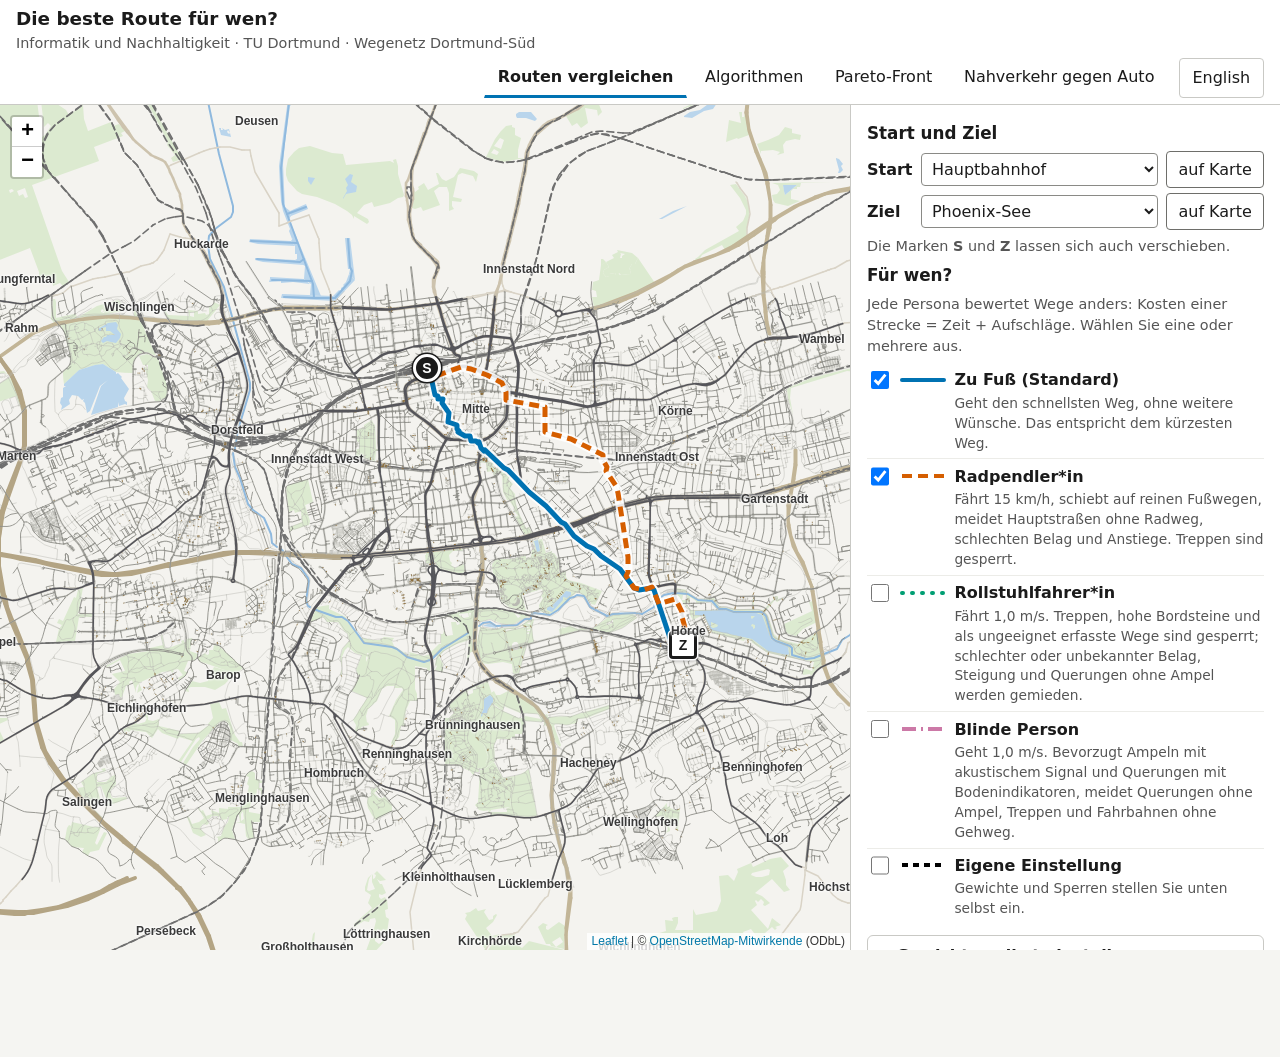
<file: webdemo/index.html>
<!doctype html>
<html lang="de">
<head>
  <meta charset="utf-8">
  <meta name="viewport" content="width=device-width, initial-scale=1">
  <title data-en="The best route for whom? – Computer Science and Sustainability">Die beste Route für wen? – Informatik und Nachhaltigkeit</title>
  <meta name="description" content="Webdemo zur Routenplanung: Routen für verschiedene Personen vergleichen und Pareto-optimale Routen erkunden. Wegenetz Dortmund-Süd aus OpenStreetMap."
        data-en-content="Route planning demo: compare routes for different people and explore Pareto-optimal routes. Path network of southern Dortmund from OpenStreetMap.">
  <link rel="stylesheet" href="vendor/leaflet-1.9.4/leaflet.css">
  <link rel="stylesheet" href="css/stil.css">
</head>
<body>
  <header class="seitenkopf">
    <div>
      <h1 data-en="The best route for whom?">Die beste Route für wen?</h1>
      <div class="untertitel" data-en="Computer Science and Sustainability · TU Dortmund · Path network of southern Dortmund">Informatik und Nachhaltigkeit · TU Dortmund · Wegenetz Dortmund-Süd</div>
    </div>
    <nav aria-label="Ansichten" data-en-aria-label="Views">
      <div role="tablist" aria-label="Ansichten der Demo" data-en-aria-label="Views of the demo" style="display:contents">
        <button class="reiter" role="tab" id="reiter-routen" aria-controls="feld-routen" aria-selected="true" data-en="Compare routes">Routen vergleichen</button>
        <a class="reiter" href="algorithmen.html" data-en="Algorithms">Algorithmen</a>
        <button class="reiter" role="tab" id="reiter-pareto" aria-controls="feld-pareto" aria-selected="false" data-en="Pareto front">Pareto-Front</button>
      </div>
      <a class="reiter" href="reisezeit.html" data-en="Public transport vs. car">Nahverkehr gegen Auto</a>
    </nav>
  </header>

  <main class="arbeitsflaeche">
    <section class="karten" id="karten" aria-label="Karte" data-en-aria-label="Map">
      <div class="karte" id="karte" role="application" aria-label="Karte von Dortmund-Süd. Start und Ziel lassen sich auch rechts über die Auswahllisten setzen."
           data-en-aria-label="Map of southern Dortmund. Start and destination can also be set with the drop-down lists on the right."></div>
    </section>

    <aside class="seite" id="seite">
      <div id="meldung" class="hinweis" role="status" aria-live="polite" data-en="Loading the path network …">Das Wegenetz wird geladen …</div>

      <section id="startziel" hidden>
        <h2 data-en="Start and destination">Start und Ziel</h2>
        <div class="startziel">
          <label for="wahl-start" data-en="Start">Start</label>
          <select id="wahl-start"></select>
          <button class="knopf" id="setze-start" aria-pressed="false" aria-label="Start auf der Karte wählen" data-en-aria-label="Choose the start on the map" data-en="on map">auf Karte</button>
          <label for="wahl-ziel" data-en="Destination">Ziel</label>
          <select id="wahl-ziel"></select>
          <button class="knopf" id="setze-ziel" aria-pressed="false" aria-label="Ziel auf der Karte wählen" data-en-aria-label="Choose the destination on the map" data-en="on map">auf Karte</button>
        </div>
        <p class="leise" id="klickhinweis" data-en="You can also drag the markers <b>S</b> and <b>D</b>.">Die Marken <b>S</b> und <b>Z</b> lassen sich auch verschieben.</p>
      </section>

      <!-- ------------------------------------------------ Routen vergleichen -->
      <section id="feld-routen" role="tabpanel" aria-labelledby="reiter-routen" hidden>
        <h2 data-en="For whom?">Für wen?</h2>
        <p class="leise" data-en="Each persona rates paths differently: cost of a segment = time + penalties. Select one or more.">Jede Persona bewertet Wege anders: Kosten einer Strecke = Zeit + Aufschläge. Wählen Sie eine oder mehrere aus.</p>
        <ul class="personas" id="personas"></ul>

        <details id="eigene-einstellung">
          <summary data-en="Set the weights yourself">Gewichte selbst einstellen</summary>
          <p class="leise" data-en="“Custom settings” appears as an additional route. A weight states how many seconds of detour one meter (or one item) is worth.">Die „Eigene Einstellung“ erscheint als weitere Route. Ein Gewicht sagt, wie viele Sekunden Umweg ein Meter (oder ein Stück) wert ist.</p>
          <div class="zeile">
            <label for="vorlage" data-en="Template">Vorlage</label>
            <select id="vorlage"></select>
            <button class="knopf" id="vorlage-nehmen" title="Tempo, Gewichte und Sperren wieder wie in der Vorlage" data-en-title="Speed, weights and blocked paths as in the template again" data-en="reset">zurücksetzen</button>
          </div>
          <div class="zeile">
            <label for="tempo" data-en="Speed">Tempo</label>
            <input type="number" id="tempo" min="1" max="30" step="any" style="width:5rem"> km/h
          </div>
          <div id="regler"></div>
        </details>

        <h2 data-en="Route metrics">Kennzahlen der Routen</h2>
        <div class="tabellenrahmen"><table class="kennzahlen" id="kennzahlen"></table></div>
        <div class="knopfreihe">
          <label><input type="checkbox" id="alle-kriterien"> <span data-en="show all criteria">alle Kriterien anzeigen</span></label>
        </div>
        <div id="routenhinweise" class="leise"></div>
      </section>

      <!-- ------------------------------------------------ Pareto-Front -->
      <section id="feld-pareto" role="tabpanel" aria-labelledby="reiter-pareto" hidden>
        <h2 data-en="All trade-offs between two criteria">Alle Kompromisse zwischen zwei Kriterien</h2>
        <p class="leise" data-en="A route is Pareto-optimal if no other route is at least as good in both criteria and better in one. Here all Pareto-optimal routes are computed exactly, with a label-setting algorithm: instead of one distance it keeps a set of non-dominated labels at every node.">Eine Route ist Pareto-optimal, wenn keine andere in beiden Kriterien mindestens so gut und in einem besser ist. Hier werden alle Pareto-optimalen Routen exakt berechnet, mit einem Label-Setting-Algorithmus: Statt einer Distanz verwaltet er an jedem Knoten eine Menge nicht dominierter Marken (Labels).</p>
        <div class="zeile"><label for="pareto-persona" data-en="Speed and blocked paths of">Tempo und Sperren von</label><select id="pareto-persona"></select></div>
        <div class="zeile"><label for="pareto-a" data-en="Criterion 1">Kriterium 1</label><select id="pareto-a"></select></div>
        <div class="zeile"><label for="pareto-b" data-en="Criterion 2">Kriterium 2</label><select id="pareto-b"></select></div>
        <div class="knopfreihe"><button class="knopf haupt" id="pareto-start" data-en="Compute Pareto front">Pareto-Front berechnen</button></div>
        <p id="pareto-status" role="status" aria-live="polite"></p>
        <p id="pareto-aufwand" class="leise"></p>
        <div id="pareto-ergebnis" hidden>
          <svg class="diagramm" id="pareto-diagramm" viewBox="0 0 400 300" role="img" aria-labelledby="pareto-titel pareto-beschreibung">
            <title id="pareto-titel" data-en="Pareto front">Pareto-Front</title>
            <desc id="pareto-beschreibung"></desc>
          </svg>
          <ul class="legende" aria-label="Legende des Diagramms" data-en-aria-label="Legend of the chart">
            <li><svg width="16" height="16" aria-hidden="true"><circle cx="8" cy="8" r="5" fill="#0072B2"/></svg> <span data-en="found by a weighted sum">findet eine gewichtete Summe</span></li>
            <li><svg width="16" height="16" aria-hidden="true"><path d="M8 2 L14 8 L8 14 L2 8 Z" fill="#fff" stroke="#D55E00" stroke-width="2"/></svg> <span data-en="not found by any weighted sum">findet keine gewichtete Summe</span></li>
            <li><svg width="20" height="16" aria-hidden="true"><circle cx="10" cy="8" r="7" fill="none" stroke="#1b1b1b" stroke-width="1.5"/></svg> <span data-en="noticeably different (numbered)">spürbar verschieden (nummeriert)</span></li>
            <li><svg width="26" height="16" aria-hidden="true"><line x1="1" y1="8" x2="25" y2="8" stroke="#0072B2" stroke-width="1.5" stroke-dasharray="4 3"/></svg> <span data-en="lower convex hull">untere konvexe Hülle</span></li>
          </ul>
          <h3 data-en="Thinning out near-identical routes">Fast gleiche Routen ausdünnen</h3>
          <p class="leise" data-en="Many Pareto-optimal routes hardly differ (for example a road and a separately mapped cycle track next to it). A route is kept only if it saves noticeably in the second criterion and there is no almost equally good but clearly better one.">Viele Pareto-optimale Routen unterscheiden sich kaum (etwa Straße und daneben eigens erfasster Radweg). Behalten wird eine Route nur, wenn sie im zweiten Kriterium spürbar spart und es keine fast gleich gute, aber deutlich bessere gibt.</p>
          <div class="zeile"><label for="spiel-a" id="spiel-a-name" data-en="Tolerance 1">Spielraum 1</label><input type="range" id="spiel-a" min="0" max="100" value="25"><output id="spiel-a-wert" for="spiel-a"></output></div>
          <div class="zeile"><label for="spiel-b" id="spiel-b-name" data-en="Tolerance 2">Spielraum 2</label><input type="range" id="spiel-b" min="0" max="100" value="25"><output id="spiel-b-wert" for="spiel-b"></output></div>
          <div class="tabellenrahmen"><table class="kennzahlen" id="pareto-tabelle"></table></div>
          <p class="leise" data-en="Click a row or a point to highlight the route on the map.">Zeile oder Punkt anklicken, um die Route auf der Karte hervorzuheben.</p>
          <details>
            <summary data-en="All Pareto-optimal routes as a table">Alle Pareto-optimalen Routen als Tabelle</summary>
            <div class="tabellenrahmen" style="max-height: 16rem; overflow-y: auto"><table class="kennzahlen" id="pareto-alle"></table></div>
          </details>
        </div>
      </section>

      <details id="karteneinstellungen" hidden>
        <summary data-en="Look at the map and data">Karte und Daten ansehen</summary>
        <div class="zeile">
          <label for="hervorheben" data-en="Highlight">Hervorheben</label>
          <select id="hervorheben"></select>
        </div>
        <p class="leise" id="hervorheben-text"></p>
      </details>

      <footer class="fuss">
        <p data-en="<b>Only a prototype for teaching.</b> The data are incomplete and may be wrong. The routes are no recommendation and no navigation aid, not for people with disabilities either."><b>Nur ein Prototyp für die Lehre.</b> Die Daten sind unvollständig und können falsch sein. Die Routen sind keine Empfehlung und keine Navigationshilfe, auch nicht für Menschen mit Behinderung.</p>
        <p data-en='Paths and base map: © <a href="https://www.openstreetmap.org/copyright">OpenStreetMap contributors</a> (ODbL)<span id="stand-wege"></span>. Elevation: DGM1, Geobasis NRW (Datenlizenz Deutschland Zero 2.0). Map display with <a href="https://leafletjs.com">Leaflet</a>.'>Wege und Grundkarte: © <a href="https://www.openstreetmap.org/copyright">OpenStreetMap-Mitwirkende</a> (ODbL)<span id="stand-wege"></span>. Höhen: DGM1, Geobasis NRW (Datenlizenz Deutschland Zero 2.0). Kartendarstellung mit <a href="https://leafletjs.com">Leaflet</a>.</p>
        <p data-en='Simplifications: one-way streets are ignored, waiting times at traffic lights do not count. Criteria and personas are in the <a href="https://github.com/ls11ae/iun-routenplanung">repository</a> in <code>wegenetz/routen_hilfen.py</code> and <code>webdemo/personas.json</code>.'>Vereinfachungen: Einbahnstraßen werden nicht beachtet, Wartezeiten an Ampeln zählen nicht. Kriterien und Personas stehen im <a href="https://github.com/ls11ae/iun-routenplanung">Repository</a> in <code>wegenetz/routen_hilfen.py</code> und <code>webdemo/personas.json</code>.</p>
        <p class="rechtliches" data-en='<a href="https://ae.cs.tu-dortmund.de/imprint/">Legal notice</a> · <a href="https://ae.cs.tu-dortmund.de/privacy/">Privacy</a> · The page is served by GitHub Pages and loads nothing from other servers.'><a href="https://ae.cs.tu-dortmund.de/imprint/">Impressum</a> · <a href="https://ae.cs.tu-dortmund.de/privacy/">Datenschutz</a> · Die Seite wird über GitHub Pages ausgeliefert und lädt nichts von anderen Servern.</p>
      </footer>
    </aside>
  </main>
  <div class="tipp" id="tipp" hidden></div>

  <script src="js/sprache.js"></script>
  <script src="vendor/leaflet-1.9.4/leaflet.js"></script>
  <script src="js/routing.js"></script>
  <script src="js/kern.js"></script>
  <script src="js/grundkarte.js"></script>
  <script src="js/karte.js"></script>
  <script src="js/app.js"></script>
  <script src="js/pareto.js"></script>
</body>
</html>
</file>
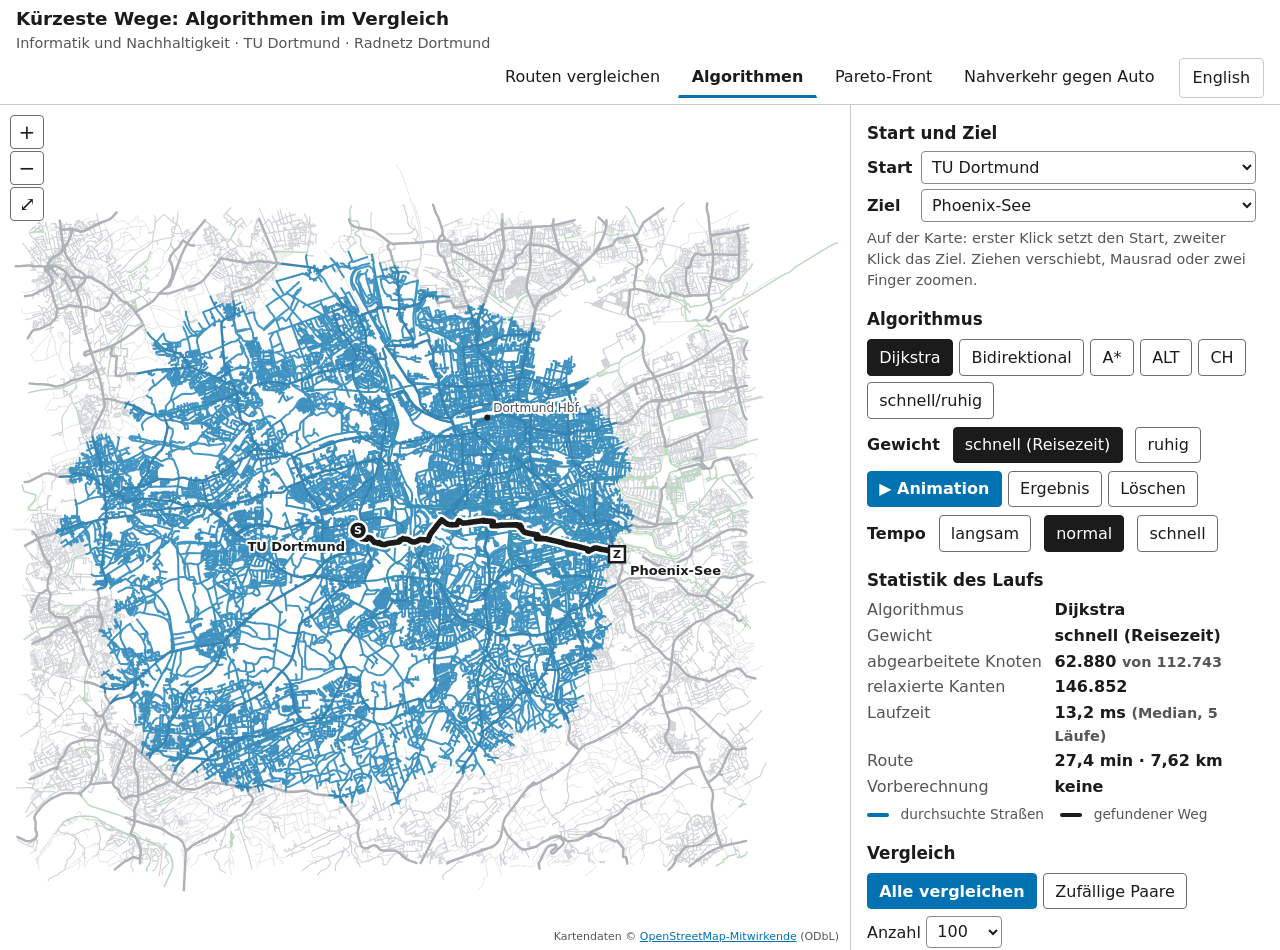
<file: webdemo/algorithmen.html>
<!doctype html>
<html lang="de">
<head>
  <meta charset="utf-8">
  <meta name="viewport" content="width=device-width, initial-scale=1">
  <title data-en="Shortest paths: algorithms compared – Computer Science and Sustainability">Kürzeste Wege: Algorithmen im Vergleich – Informatik und Nachhaltigkeit</title>
  <meta name="description" content="Dijkstra, bidirektionaler Dijkstra, A*, ALT und Contraction Hierarchies auf dem Radnetz von Dortmund: Animation der Suche, Statistik je Lauf und Vergleich."
        data-en-content="Dijkstra, bidirectional Dijkstra, A*, ALT and contraction hierarchies on the bicycle network of Dortmund: animated search, statistics per run and comparison.">
  <link rel="stylesheet" href="css/stil.css">
  <style>
    .karten canvas { position: absolute; left: 0; top: 0; width: 100%; height: 100%; touch-action: none; }
    .karten { background: #fff; }
    #laden { position: absolute; left: 50%; top: 45%; transform: translate(-50%, -50%); color: var(--text-leise); font-size: 1.1rem; text-align: center; }
    #zoom { position: absolute; left: 10px; top: 10px; display: flex; flex-direction: column; gap: 2px; z-index: 5; }
    #zoom button { width: 34px; height: 34px; font-size: 20px; line-height: 1; padding: 0; }
    #nennung { position: absolute; right: 6px; bottom: 4px; font-size: 11px; color: var(--text-leise); background: rgba(255, 255, 255, 0.85); padding: 1px 5px; border-radius: 3px; }
    #legende, #mini { position: absolute; left: 10px; top: 10px; z-index: 6; display: none; background: rgba(255, 255, 255, 0.94); border: 1px solid var(--linie); border-radius: 6px; padding: 6px 10px; font-size: 15px; line-height: 1.4; font-variant-numeric: tabular-nums; max-width: 340px; }
    .strich { display: inline-block; width: 22px; height: 4px; vertical-align: middle; margin-right: 6px; border-radius: 2px; }
    .knopfreihe .gruppe { display: flex; flex-wrap: wrap; gap: 0.3rem; }
    dl.statistik { display: grid; grid-template-columns: auto 1fr; gap: 0.15rem 0.8rem; margin: 0.4rem 0; font-variant-numeric: tabular-nums; }
    dl.statistik dt { color: var(--text-leise); }
    dl.statistik dd { margin: 0; font-weight: 600; }
    /* Einbettung in Folien: ?ui=none | legend | compact */
    body.eingebettet .seitenkopf, body.eingebettet .seite, body.eingebettet #zoom { display: none; }
    body.eingebettet .arbeitsflaeche { display: block; height: 100dvh; }
    body.eingebettet .karten { height: 100dvh; }
    body.ui-legend #legende { display: block; }
    body.ui-compact #mini { display: block; }
    /* kompaktes Bedienfeld einklappbar: dann nur noch Animation, Ergebnis und der Klappknopf */
    #mini .knopfreihe { align-items: center; }
    #mini-klappe { min-width: 2.2em; }
    #mini.zu #mini-algos, #mini.zu #mini-text { display: none; }
  </style>
</head>
<body>
  <header class="seitenkopf">
    <div>
      <h1 data-en="Shortest paths: algorithms compared">Kürzeste Wege: Algorithmen im Vergleich</h1>
      <div class="untertitel" data-en="Computer Science and Sustainability · TU Dortmund · Bicycle network of Dortmund">Informatik und Nachhaltigkeit · TU Dortmund · Radnetz Dortmund</div>
    </div>
    <nav aria-label="Ansichten" data-en-aria-label="Views">
      <a class="reiter" href="index.html#routen" data-en="Compare routes">Routen vergleichen</a>
      <a class="reiter" href="algorithmen.html" aria-current="page" data-en="Algorithms">Algorithmen</a>
      <a class="reiter" href="index.html#pareto" data-en="Pareto front">Pareto-Front</a>
      <a class="reiter" href="reisezeit.html" data-en="Public transport vs. car">Nahverkehr gegen Auto</a>
    </nav>
  </header>

  <main class="arbeitsflaeche">
    <section class="karten" id="karten" aria-label="Karte" data-en-aria-label="Map">
      <canvas id="grund" role="img" aria-label="Radnetz von Dortmund. Die Ergebnisse der Suche stehen rechts als Text und Tabelle." data-en-aria-label="Bicycle network of Dortmund. The results of the search are shown on the right as text and tables."></canvas>
      <canvas id="suche" aria-hidden="true"></canvas>
      <canvas id="oben" aria-hidden="true"></canvas>
      <div id="laden" role="status" data-en="Loading the bicycle network of Dortmund …">Das Radnetz von Dortmund wird geladen …</div>
      <div id="zoom">
        <button class="knopf" id="zoom-rein" aria-label="hineinzoomen" data-en-aria-label="zoom in">+</button>
        <button class="knopf" id="zoom-raus" aria-label="herauszoomen" data-en-aria-label="zoom out">−</button>
        <button class="knopf" id="zoom-alles" aria-label="ganze Karte zeigen" title="ganze Karte" data-en-aria-label="show the whole map" data-en-title="whole map">⤢</button>
      </div>
      <div id="legende"></div>
      <div id="mini">
        <div class="knopfreihe" id="mini-algos"></div>
        <div class="knopfreihe"><button class="knopf haupt" data-tat="lauf" data-en="▶ Run">▶ Animation</button><button class="knopf" data-tat="ergebnis" data-en="Result">Ergebnis</button><button class="knopf" id="mini-klappe" aria-expanded="true" aria-controls="mini-algos mini-text" aria-label="Bedienfeld einklappen" data-en-aria-label="Collapse the panel" title="Bedienfeld einklappen" data-en-title="Collapse the panel">▴</button></div>
        <div id="mini-text"></div>
      </div>
      <div id="nennung" data-en='Map data © <a href="https://www.openstreetmap.org/copyright">OpenStreetMap contributors</a> (ODbL)'>Kartendaten © <a href="https://www.openstreetmap.org/copyright">OpenStreetMap-Mitwirkende</a> (ODbL)</div>
    </section>

    <aside class="seite">
      <h2 data-en="Start and destination">Start und Ziel</h2>
      <div class="startziel">
        <label for="wahl-start" data-en="Start">Start</label><select id="wahl-start"></select><span></span>
        <label for="wahl-ziel" data-en="Destination">Ziel</label><select id="wahl-ziel"></select><span></span>
      </div>
      <p class="leise" data-en="On the map: the first click sets the start, the second the destination. Drag to pan, zoom with the mouse wheel or two fingers.">Auf der Karte: erster Klick setzt den Start, zweiter Klick das Ziel. Ziehen verschiebt, Mausrad oder zwei Finger zoomen.</p>

      <h2 data-en="Algorithm">Algorithmus</h2>
      <div class="knopfreihe" id="algos" role="group" aria-label="Algorithmus" data-en-aria-label="Algorithm"></div>
      <div class="zeile">
        <span><b data-en="Weight">Gewicht</b></span>
        <button class="knopf" data-gewicht="fast" aria-pressed="true" data-en="fast (travel time)">schnell (Reisezeit)</button>
        <button class="knopf" data-gewicht="quiet" aria-pressed="false" data-en="quiet">ruhig</button>
      </div>
      <div class="knopfreihe">
        <button class="knopf haupt" data-tat="lauf" data-en="▶ Run">▶ Animation</button>
        <button class="knopf" data-tat="ergebnis" data-en="Result">Ergebnis</button>
        <button class="knopf" data-tat="leeren" data-en="Clear">Löschen</button>
      </div>
      <div class="zeile">
        <span><b data-en="Speed">Tempo</b></span>
        <button class="knopf" data-tempo="0.1" data-en="slow">langsam</button>
        <button class="knopf" data-tempo="1" data-en="normal">normal</button>
        <button class="knopf" data-tempo="6" data-en="fast">schnell</button>
      </div>

      <h2 data-en="Statistics of the run">Statistik des Laufs</h2>
      <div id="statistik" role="status" aria-live="polite"></div>
      <ul class="legende" id="zeichen" aria-label="Legende der Karte" data-en-aria-label="Legend of the map"></ul>

      <h2 data-en="Comparison">Vergleich</h2>
      <div class="knopfreihe">
        <button class="knopf haupt" id="alle" data-en="Compare all">Alle vergleichen</button>
        <button class="knopf" id="zufall" data-en="Random pairs">Zufällige Paare</button>
        <label><span data-en="Number">Anzahl</span> <select id="zufall-anzahl"><option>100</option><option>300</option><option>1000</option></select></label>
      </div>
      <p class="leise" data-en="“Compare all” runs every algorithm on the current pair. The running time is the median over several repetitions in your browser; it varies between devices and between runs. Nodes, edges and the node factor are the same in every run.">„Alle vergleichen“ rechnet das aktuelle Paar mit jedem Algorithmus. Die Laufzeit ist der Median über mehrere Wiederholungen in Ihrem Browser; sie schwankt je nach Gerät und zwischen Läufen. Knoten, Kanten und der Faktor der Knoten sind bei jedem Lauf gleich.</p>
      <div id="vergleich" role="status" aria-live="polite"></div>
      <div id="zufall-ergebnis" role="status" aria-live="polite"></div>

      <details>
        <summary data-en="What do the columns mean?">Was bedeuten die Spalten?</summary>
        <p class="leise" data-en="<b>Settled nodes:</b> nodes whose shortest distance is final (taken out of the priority queue). <b>Relaxed edges:</b> edges looked at in the process. <b>Preprocessing:</b> ALT stores distances from and to a few landmarks (two Dijkstra runs per landmark); contraction hierarchies (CH) add shortcuts in advance and afterwards only search “upwards”."><b>Abgearbeitete Knoten:</b> Knoten, deren kürzeste Distanz feststeht (aus der Vorrangwarteschlange entnommen). <b>Relaxierte Kanten:</b> Kanten, die dabei angesehen wurden. <b>Vorberechnung:</b> ALT speichert Distanzen von und zu einigen Landmarken (je Landmarke zwei Dijkstra-Läufe); Contraction Hierarchies (CH) fügen vorab Abkürzungen (Shortcuts) ein und suchen danach nur noch „bergauf“.</p>
        <p class="leise" data-en="<b>Fast and quiet:</b> travel time assumes 18 km/h on roads and cycle paths, slower on poor surfaces, 5 km/h when pushing the bike. “Quiet” multiplies the time on main roads by a stress factor (up to 3), less with a cycle lane or a 30 km/h limit. The CH is precomputed for travel time only."><b>Schnell und ruhig:</b> Die Reisezeit rechnet mit 18 km/h auf Straßen und Radwegen, langsamer auf schlechtem Belag, 5 km/h beim Schieben. „Ruhig“ multipliziert die Zeit auf Hauptstraßen mit einem Stressfaktor (bis 3), weniger mit Radweg oder Tempo 30. Die CH ist nur für die Reisezeit vorberechnet.</p>
      </details>

      <footer class="fuss">
        <p data-en="The demo comes from the lecture “Algorithms and Sustainability” (Kevin Buchin, TU Dortmund) and was translated and extended for this course.">Die Demo stammt aus der Vorlesung „Algorithms and Sustainability“ (Kevin Buchin, TU Dortmund) und wurde für diese Veranstaltung übersetzt und erweitert.</p>
        <p data-en='Bicycle network: © <a href="https://www.openstreetmap.org/copyright">OpenStreetMap contributors</a> (ODbL)<span id="stand"></span>. A model for teaching, not a real cycling profile and no navigation aid.'>Radnetz: © <a href="https://www.openstreetmap.org/copyright">OpenStreetMap-Mitwirkende</a> (ODbL)<span id="stand"></span>. Ein Modell für die Lehre, kein echtes Radprofil und keine Navigationshilfe.</p>
        <p class="rechtliches" data-en='<a href="https://ae.cs.tu-dortmund.de/imprint/">Legal notice</a> · <a href="https://ae.cs.tu-dortmund.de/privacy/">Privacy</a> · The page is served by GitHub Pages and loads nothing from other servers.'><a href="https://ae.cs.tu-dortmund.de/imprint/">Impressum</a> · <a href="https://ae.cs.tu-dortmund.de/privacy/">Datenschutz</a> · Die Seite wird über GitHub Pages ausgeliefert und lädt nichts von anderen Servern.</p>
      </footer>
    </aside>
  </main>

  <script src="js/sprache.js"></script>
  <script src="js/routing.js"></script>
  <script src="js/algorithmen.js"></script>
</body>
</html>
</file>
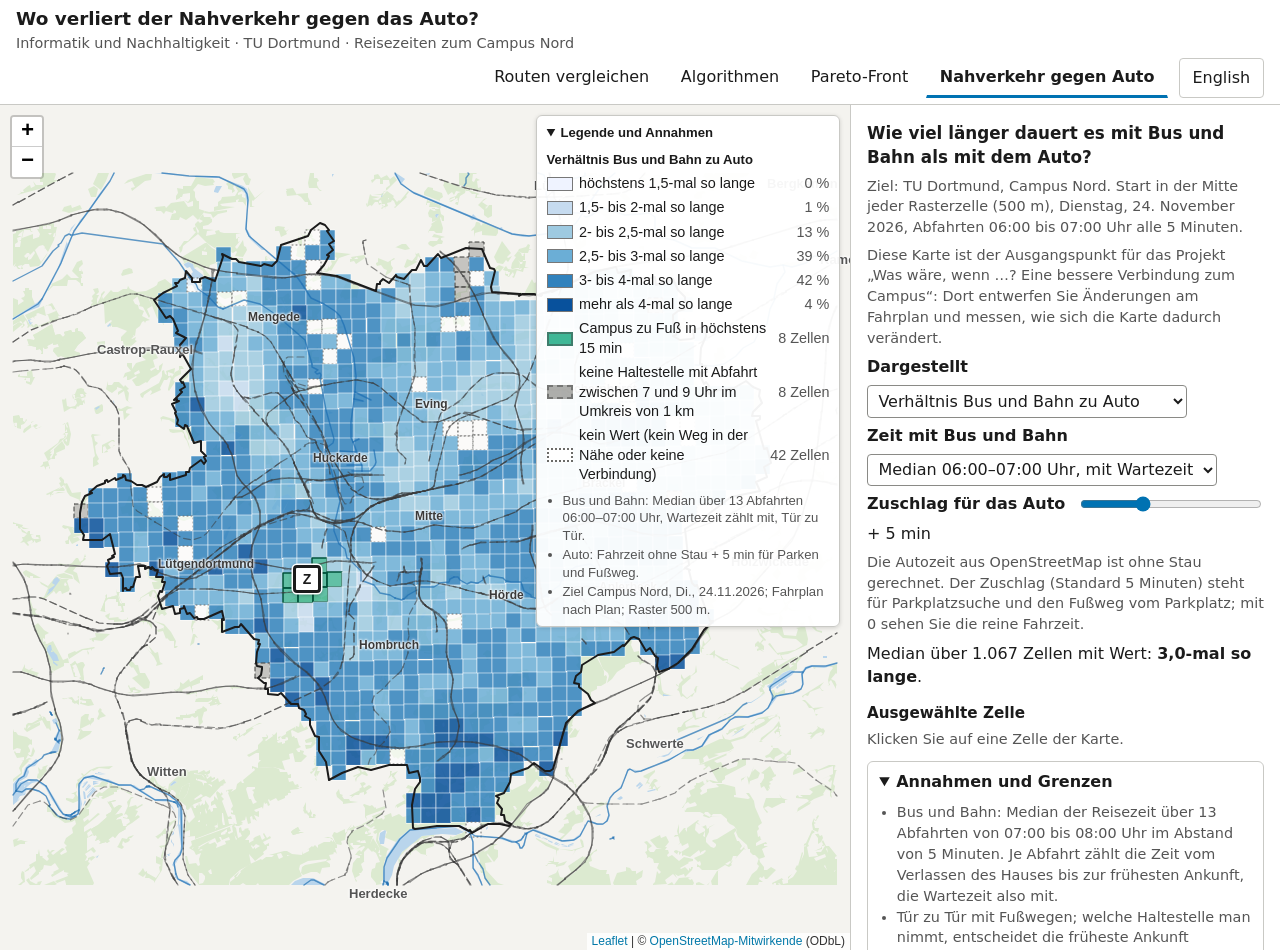
<file: webdemo/reisezeit.html>
<!doctype html>
<html lang="de">
<head>
  <meta charset="utf-8">
  <meta name="viewport" content="width=device-width, initial-scale=1">
  <title data-en="Where does public transport lose to the car? – Computer Science and Sustainability">Wo verliert der Nahverkehr gegen das Auto? – Informatik und Nachhaltigkeit</title>
  <meta name="description" content="Karte für Dortmund: Wie viel länger dauert der Weg zum Campus Nord mit Bus und Bahn als mit dem Auto? Berechnet mit dem Routenplaner MOTIS aus offenen Fahrplan- und Kartendaten."
        data-en-content="Map of Dortmund: how much longer does the trip to North Campus take by bus and train than by car? Computed with the journey planner MOTIS from open timetable and map data.">
  <link rel="stylesheet" href="vendor/leaflet-1.9.4/leaflet.css">
  <link rel="stylesheet" href="css/stil.css">
</head>
<body>
  <header class="seitenkopf">
    <div>
      <h1 data-en="Where does public transport lose to the car?">Wo verliert der Nahverkehr gegen das Auto?</h1>
      <div class="untertitel" data-en="Computer Science and Sustainability · TU Dortmund · Travel times to North Campus">Informatik und Nachhaltigkeit · TU Dortmund · Reisezeiten zum Campus Nord</div>
    </div>
    <nav aria-label="Ansichten" data-en-aria-label="Views">
      <a class="reiter" href="index.html#routen" data-en="Compare routes">Routen vergleichen</a>
      <a class="reiter" href="algorithmen.html" data-en="Algorithms">Algorithmen</a>
      <a class="reiter" href="index.html#pareto" data-en="Pareto front">Pareto-Front</a>
      <a class="reiter" href="reisezeit.html" aria-current="page" data-en="Public transport vs. car">Nahverkehr gegen Auto</a>
    </nav>
  </header>

  <main class="arbeitsflaeche">
    <section class="karten" aria-label="Karte" data-en-aria-label="Map">
      <div class="karte" id="karte" role="application" aria-label="Karte von Dortmund mit einem Raster. Jede Zelle ist nach der gewählten Größe eingefärbt; die Legende auf der Karte nennt die Klassen mit ihren Anteilen und die Annahmen. Eine Zelle anklicken zeigt rechts ihre Werte."
           data-en-aria-label="Map of Dortmund with a grid. Each cell is colored by the selected quantity; the legend on the map lists the classes with their shares and the assumptions. Clicking a cell shows its values on the right."></div>
    </section>

    <aside class="seite">
      <div id="meldung" class="hinweis" role="status" aria-live="polite" data-en="Loading the travel times …">Die Reisezeiten werden geladen …</div>
      <div id="inhalt" hidden>
        <h2 id="frage"></h2>
        <p class="leise" id="rahmen"></p>
        <p class="leise" data-en="This map is the starting point for the project “What if …? A better connection to campus”: there you design changes to the timetable and measure how they change the map.">Diese Karte ist der Ausgangspunkt für das Projekt „Was wäre, wenn …? Eine bessere Verbindung zum Campus“: Dort entwerfen Sie Änderungen am Fahrplan und messen, wie sich die Karte dadurch verändert.</p>

        <div class="zeile">
          <label for="ansicht" data-en="Shown">Dargestellt</label>
          <select id="ansicht"></select>
        </div>
        <div class="zeile">
          <label for="oepnv-art" data-en="Time by bus and train">Zeit mit Bus und Bahn</label>
          <select id="oepnv-art"></select>
        </div>
        <div class="zeile">
          <label for="zuschlag" data-en="Extra time for the car">Zuschlag für das Auto</label>
          <input type="range" id="zuschlag" min="0" max="15" step="1" value="5">
          <output id="zuschlag-wert" for="zuschlag"></output>
        </div>
        <p class="leise" data-en="The driving time from OpenStreetMap assumes no congestion. The extra time (default 5 minutes) stands for finding a parking space and walking from it; with 0 you see the pure driving time.">Die Autozeit aus OpenStreetMap ist ohne Stau gerechnet. Der Zuschlag (Standard 5 Minuten) steht für Parkplatzsuche und den Fußweg vom Parkplatz; mit 0 sehen Sie die reine Fahrzeit.</p>
        <p id="kennzahl"></p>

        <h3 data-en="Selected cell">Ausgewählte Zelle</h3>
        <div id="zelle" class="leise" data-en="Click a cell on the map.">Klicken Sie auf eine Zelle der Karte.</div>

        <details open>
          <summary data-en="Assumptions and limitations">Annahmen und Grenzen</summary>
          <ul id="annahmen" class="leise" style="padding-left:1.1rem; margin:0.3rem 0"></ul>
        </details>

        <footer class="fuss">
          <p data-en="<b>Only an example for teaching.</b> The map shows one morning hour on one day and a single destination. For people without a car, the comparison is a different one anyway."><b>Nur ein Beispiel für die Lehre.</b> Die Karte zeigt eine Morgenstunde an einem Tag und ein einziges Ziel. Wer kein Auto hat, für den ist der Vergleich ohnehin ein anderer.</p>
          <p data-en='Computed with <a href="https://github.com/motis-project/motis">MOTIS</a>. Timetable: <a href="https://gtfs.de">gtfs.de</a>, data by DELFI e.V. (CC BY 4.0)<span id="stand-fahrplan"></span>. Paths and base map: © <a href="https://www.openstreetmap.org/copyright">OpenStreetMap contributors</a> (ODbL). Map display with <a href="https://leafletjs.com">Leaflet</a>.'>Berechnet mit <a href="https://github.com/motis-project/motis">MOTIS</a>. Fahrplan: <a href="https://gtfs.de">gtfs.de</a>, Daten von DELFI e.V. (CC BY 4.0)<span id="stand-fahrplan"></span>. Wege und Grundkarte: © <a href="https://www.openstreetmap.org/copyright">OpenStreetMap-Mitwirkende</a> (ODbL). Kartendarstellung mit <a href="https://leafletjs.com">Leaflet</a>.</p>
          <p data-en='How the map is made is described in the <a href="https://github.com/ls11ae/iun-routenplanung">repository</a> under <code>nahverkehr/</code> (in German).'>Wie die Karte entsteht, steht im <a href="https://github.com/ls11ae/iun-routenplanung">Repository</a> unter <code>nahverkehr/</code>.</p>
          <p class="rechtliches" data-en='<a href="https://ae.cs.tu-dortmund.de/imprint/">Legal notice</a> · <a href="https://ae.cs.tu-dortmund.de/privacy/">Privacy</a> · The page is served by GitHub Pages and loads nothing from other servers.'><a href="https://ae.cs.tu-dortmund.de/imprint/">Impressum</a> · <a href="https://ae.cs.tu-dortmund.de/privacy/">Datenschutz</a> · Die Seite wird über GitHub Pages ausgeliefert und lädt nichts von anderen Servern.</p>
        </footer>
      </div>
    </aside>
  </main>

  <script src="js/sprache.js"></script>
  <script src="vendor/leaflet-1.9.4/leaflet.js"></script>
  <script src="js/grundkarte.js"></script>
  <script src="js/reisezeit.js"></script>
</body>
</html>
</file>
<file: webdemo/vendor/leaflet-1.9.4/leaflet.css>
/* required styles */

.leaflet-pane,
.leaflet-tile,
.leaflet-marker-icon,
.leaflet-marker-shadow,
.leaflet-tile-container,
.leaflet-pane > svg,
.leaflet-pane > canvas,
.leaflet-zoom-box,
.leaflet-image-layer,
.leaflet-layer {
	position: absolute;
	left: 0;
	top: 0;
	}
.leaflet-container {
	overflow: hidden;
	}
.leaflet-tile,
.leaflet-marker-icon,
.leaflet-marker-shadow {
	-webkit-user-select: none;
	   -moz-user-select: none;
	        user-select: none;
	  -webkit-user-drag: none;
	}
/* Prevents IE11 from highlighting tiles in blue */
.leaflet-tile::selection {
	background: transparent;
}
/* Safari renders non-retina tile on retina better with this, but Chrome is worse */
.leaflet-safari .leaflet-tile {
	image-rendering: -webkit-optimize-contrast;
	}
/* hack that prevents hw layers "stretching" when loading new tiles */
.leaflet-safari .leaflet-tile-container {
	width: 1600px;
	height: 1600px;
	-webkit-transform-origin: 0 0;
	}
.leaflet-marker-icon,
.leaflet-marker-shadow {
	display: block;
	}
/* .leaflet-container svg: reset svg max-width decleration shipped in Joomla! (joomla.org) 3.x */
/* .leaflet-container img: map is broken in FF if you have max-width: 100% on tiles */
.leaflet-container .leaflet-overlay-pane svg {
	max-width: none !important;
	max-height: none !important;
	}
.leaflet-container .leaflet-marker-pane img,
.leaflet-container .leaflet-shadow-pane img,
.leaflet-container .leaflet-tile-pane img,
.leaflet-container img.leaflet-image-layer,
.leaflet-container .leaflet-tile {
	max-width: none !important;
	max-height: none !important;
	width: auto;
	padding: 0;
	}

.leaflet-container img.leaflet-tile {
	/* See: https://bugs.chromium.org/p/chromium/issues/detail?id=600120 */
	mix-blend-mode: plus-lighter;
}

.leaflet-container.leaflet-touch-zoom {
	-ms-touch-action: pan-x pan-y;
	touch-action: pan-x pan-y;
	}
.leaflet-container.leaflet-touch-drag {
	-ms-touch-action: pinch-zoom;
	/* Fallback for FF which doesn't support pinch-zoom */
	touch-action: none;
	touch-action: pinch-zoom;
}
.leaflet-container.leaflet-touch-drag.leaflet-touch-zoom {
	-ms-touch-action: none;
	touch-action: none;
}
.leaflet-container {
	-webkit-tap-highlight-color: transparent;
}
.leaflet-container a {
	-webkit-tap-highlight-color: rgba(51, 181, 229, 0.4);
}
.leaflet-tile {
	filter: inherit;
	visibility: hidden;
	}
.leaflet-tile-loaded {
	visibility: inherit;
	}
.leaflet-zoom-box {
	width: 0;
	height: 0;
	-moz-box-sizing: border-box;
	     box-sizing: border-box;
	z-index: 800;
	}
/* workaround for https://bugzilla.mozilla.org/show_bug.cgi?id=888319 */
.leaflet-overlay-pane svg {
	-moz-user-select: none;
	}

.leaflet-pane         { z-index: 400; }

.leaflet-tile-pane    { z-index: 200; }
.leaflet-overlay-pane { z-index: 400; }
.leaflet-shadow-pane  { z-index: 500; }
.leaflet-marker-pane  { z-index: 600; }
.leaflet-tooltip-pane   { z-index: 650; }
.leaflet-popup-pane   { z-index: 700; }

.leaflet-map-pane canvas { z-index: 100; }
.leaflet-map-pane svg    { z-index: 200; }

.leaflet-vml-shape {
	width: 1px;
	height: 1px;
	}
.lvml {
	behavior: url(#default#VML);
	display: inline-block;
	position: absolute;
	}


/* control positioning */

.leaflet-control {
	position: relative;
	z-index: 800;
	pointer-events: visiblePainted; /* IE 9-10 doesn't have auto */
	pointer-events: auto;
	}
.leaflet-top,
.leaflet-bottom {
	position: absolute;
	z-index: 1000;
	pointer-events: none;
	}
.leaflet-top {
	top: 0;
	}
.leaflet-right {
	right: 0;
	}
.leaflet-bottom {
	bottom: 0;
	}
.leaflet-left {
	left: 0;
	}
.leaflet-control {
	float: left;
	clear: both;
	}
.leaflet-right .leaflet-control {
	float: right;
	}
.leaflet-top .leaflet-control {
	margin-top: 10px;
	}
.leaflet-bottom .leaflet-control {
	margin-bottom: 10px;
	}
.leaflet-left .leaflet-control {
	margin-left: 10px;
	}
.leaflet-right .leaflet-control {
	margin-right: 10px;
	}


/* zoom and fade animations */

.leaflet-fade-anim .leaflet-popup {
	opacity: 0;
	-webkit-transition: opacity 0.2s linear;
	   -moz-transition: opacity 0.2s linear;
	        transition: opacity 0.2s linear;
	}
.leaflet-fade-anim .leaflet-map-pane .leaflet-popup {
	opacity: 1;
	}
.leaflet-zoom-animated {
	-webkit-transform-origin: 0 0;
	    -ms-transform-origin: 0 0;
	        transform-origin: 0 0;
	}
svg.leaflet-zoom-animated {
	will-change: transform;
}

.leaflet-zoom-anim .leaflet-zoom-animated {
	-webkit-transition: -webkit-transform 0.25s cubic-bezier(0,0,0.25,1);
	   -moz-transition:    -moz-transform 0.25s cubic-bezier(0,0,0.25,1);
	        transition:         transform 0.25s cubic-bezier(0,0,0.25,1);
	}
.leaflet-zoom-anim .leaflet-tile,
.leaflet-pan-anim .leaflet-tile {
	-webkit-transition: none;
	   -moz-transition: none;
	        transition: none;
	}

.leaflet-zoom-anim .leaflet-zoom-hide {
	visibility: hidden;
	}


/* cursors */

.leaflet-interactive {
	cursor: pointer;
	}
.leaflet-grab {
	cursor: -webkit-grab;
	cursor:    -moz-grab;
	cursor:         grab;
	}
.leaflet-crosshair,
.leaflet-crosshair .leaflet-interactive {
	cursor: crosshair;
	}
.leaflet-popup-pane,
.leaflet-control {
	cursor: auto;
	}
.leaflet-dragging .leaflet-grab,
.leaflet-dragging .leaflet-grab .leaflet-interactive,
.leaflet-dragging .leaflet-marker-draggable {
	cursor: move;
	cursor: -webkit-grabbing;
	cursor:    -moz-grabbing;
	cursor:         grabbing;
	}

/* marker & overlays interactivity */
.leaflet-marker-icon,
.leaflet-marker-shadow,
.leaflet-image-layer,
.leaflet-pane > svg path,
.leaflet-tile-container {
	pointer-events: none;
	}

.leaflet-marker-icon.leaflet-interactive,
.leaflet-image-layer.leaflet-interactive,
.leaflet-pane > svg path.leaflet-interactive,
svg.leaflet-image-layer.leaflet-interactive path {
	pointer-events: visiblePainted; /* IE 9-10 doesn't have auto */
	pointer-events: auto;
	}

/* visual tweaks */

.leaflet-container {
	background: #ddd;
	outline-offset: 1px;
	}
.leaflet-container a {
	color: #0078A8;
	}
.leaflet-zoom-box {
	border: 2px dotted #38f;
	background: rgba(255,255,255,0.5);
	}


/* general typography */
.leaflet-container {
	font-family: "Helvetica Neue", Arial, Helvetica, sans-serif;
	font-size: 12px;
	font-size: 0.75rem;
	line-height: 1.5;
	}


/* general toolbar styles */

.leaflet-bar {
	box-shadow: 0 1px 5px rgba(0,0,0,0.65);
	border-radius: 4px;
	}
.leaflet-bar a {
	background-color: #fff;
	border-bottom: 1px solid #ccc;
	width: 26px;
	height: 26px;
	line-height: 26px;
	display: block;
	text-align: center;
	text-decoration: none;
	color: black;
	}
.leaflet-bar a,
.leaflet-control-layers-toggle {
	background-position: 50% 50%;
	background-repeat: no-repeat;
	display: block;
	}
.leaflet-bar a:hover,
.leaflet-bar a:focus {
	background-color: #f4f4f4;
	}
.leaflet-bar a:first-child {
	border-top-left-radius: 4px;
	border-top-right-radius: 4px;
	}
.leaflet-bar a:last-child {
	border-bottom-left-radius: 4px;
	border-bottom-right-radius: 4px;
	border-bottom: none;
	}
.leaflet-bar a.leaflet-disabled {
	cursor: default;
	background-color: #f4f4f4;
	color: #bbb;
	}

.leaflet-touch .leaflet-bar a {
	width: 30px;
	height: 30px;
	line-height: 30px;
	}
.leaflet-touch .leaflet-bar a:first-child {
	border-top-left-radius: 2px;
	border-top-right-radius: 2px;
	}
.leaflet-touch .leaflet-bar a:last-child {
	border-bottom-left-radius: 2px;
	border-bottom-right-radius: 2px;
	}

/* zoom control */

.leaflet-control-zoom-in,
.leaflet-control-zoom-out {
	font: bold 18px 'Lucida Console', Monaco, monospace;
	text-indent: 1px;
	}

.leaflet-touch .leaflet-control-zoom-in, .leaflet-touch .leaflet-control-zoom-out  {
	font-size: 22px;
	}


/* layers control */

.leaflet-control-layers {
	box-shadow: 0 1px 5px rgba(0,0,0,0.4);
	background: #fff;
	border-radius: 5px;
	}
.leaflet-control-layers-toggle {
	background-image: url(images/layers.png);
	width: 36px;
	height: 36px;
	}
.leaflet-retina .leaflet-control-layers-toggle {
	background-image: url(images/layers-2x.png);
	background-size: 26px 26px;
	}
.leaflet-touch .leaflet-control-layers-toggle {
	width: 44px;
	height: 44px;
	}
.leaflet-control-layers .leaflet-control-layers-list,
.leaflet-control-layers-expanded .leaflet-control-layers-toggle {
	display: none;
	}
.leaflet-control-layers-expanded .leaflet-control-layers-list {
	display: block;
	position: relative;
	}
.leaflet-control-layers-expanded {
	padding: 6px 10px 6px 6px;
	color: #333;
	background: #fff;
	}
.leaflet-control-layers-scrollbar {
	overflow-y: scroll;
	overflow-x: hidden;
	padding-right: 5px;
	}
.leaflet-control-layers-selector {
	margin-top: 2px;
	position: relative;
	top: 1px;
	}
.leaflet-control-layers label {
	display: block;
	font-size: 13px;
	font-size: 1.08333em;
	}
.leaflet-control-layers-separator {
	height: 0;
	border-top: 1px solid #ddd;
	margin: 5px -10px 5px -6px;
	}

/* Default icon URLs */
.leaflet-default-icon-path { /* used only in path-guessing heuristic, see L.Icon.Default */
	background-image: url(images/marker-icon.png);
	}


/* attribution and scale controls */

.leaflet-container .leaflet-control-attribution {
	background: #fff;
	background: rgba(255, 255, 255, 0.8);
	margin: 0;
	}
.leaflet-control-attribution,
.leaflet-control-scale-line {
	padding: 0 5px;
	color: #333;
	line-height: 1.4;
	}
.leaflet-control-attribution a {
	text-decoration: none;
	}
.leaflet-control-attribution a:hover,
.leaflet-control-attribution a:focus {
	text-decoration: underline;
	}
.leaflet-attribution-flag {
	display: inline !important;
	vertical-align: baseline !important;
	width: 1em;
	height: 0.6669em;
	}
.leaflet-left .leaflet-control-scale {
	margin-left: 5px;
	}
.leaflet-bottom .leaflet-control-scale {
	margin-bottom: 5px;
	}
.leaflet-control-scale-line {
	border: 2px solid #777;
	border-top: none;
	line-height: 1.1;
	padding: 2px 5px 1px;
	white-space: nowrap;
	-moz-box-sizing: border-box;
	     box-sizing: border-box;
	background: rgba(255, 255, 255, 0.8);
	text-shadow: 1px 1px #fff;
	}
.leaflet-control-scale-line:not(:first-child) {
	border-top: 2px solid #777;
	border-bottom: none;
	margin-top: -2px;
	}
.leaflet-control-scale-line:not(:first-child):not(:last-child) {
	border-bottom: 2px solid #777;
	}

.leaflet-touch .leaflet-control-attribution,
.leaflet-touch .leaflet-control-layers,
.leaflet-touch .leaflet-bar {
	box-shadow: none;
	}
.leaflet-touch .leaflet-control-layers,
.leaflet-touch .leaflet-bar {
	border: 2px solid rgba(0,0,0,0.2);
	background-clip: padding-box;
	}


/* popup */

.leaflet-popup {
	position: absolute;
	text-align: center;
	margin-bottom: 20px;
	}
.leaflet-popup-content-wrapper {
	padding: 1px;
	text-align: left;
	border-radius: 12px;
	}
.leaflet-popup-content {
	margin: 13px 24px 13px 20px;
	line-height: 1.3;
	font-size: 13px;
	font-size: 1.08333em;
	min-height: 1px;
	}
.leaflet-popup-content p {
	margin: 17px 0;
	margin: 1.3em 0;
	}
.leaflet-popup-tip-container {
	width: 40px;
	height: 20px;
	position: absolute;
	left: 50%;
	margin-top: -1px;
	margin-left: -20px;
	overflow: hidden;
	pointer-events: none;
	}
.leaflet-popup-tip {
	width: 17px;
	height: 17px;
	padding: 1px;

	margin: -10px auto 0;
	pointer-events: auto;

	-webkit-transform: rotate(45deg);
	   -moz-transform: rotate(45deg);
	    -ms-transform: rotate(45deg);
	        transform: rotate(45deg);
	}
.leaflet-popup-content-wrapper,
.leaflet-popup-tip {
	background: white;
	color: #333;
	box-shadow: 0 3px 14px rgba(0,0,0,0.4);
	}
.leaflet-container a.leaflet-popup-close-button {
	position: absolute;
	top: 0;
	right: 0;
	border: none;
	text-align: center;
	width: 24px;
	height: 24px;
	font: 16px/24px Tahoma, Verdana, sans-serif;
	color: #757575;
	text-decoration: none;
	background: transparent;
	}
.leaflet-container a.leaflet-popup-close-button:hover,
.leaflet-container a.leaflet-popup-close-button:focus {
	color: #585858;
	}
.leaflet-popup-scrolled {
	overflow: auto;
	}

.leaflet-oldie .leaflet-popup-content-wrapper {
	-ms-zoom: 1;
	}
.leaflet-oldie .leaflet-popup-tip {
	width: 24px;
	margin: 0 auto;

	-ms-filter: "progid:DXImageTransform.Microsoft.Matrix(M11=0.70710678, M12=0.70710678, M21=-0.70710678, M22=0.70710678)";
	filter: progid:DXImageTransform.Microsoft.Matrix(M11=0.70710678, M12=0.70710678, M21=-0.70710678, M22=0.70710678);
	}

.leaflet-oldie .leaflet-control-zoom,
.leaflet-oldie .leaflet-control-layers,
.leaflet-oldie .leaflet-popup-content-wrapper,
.leaflet-oldie .leaflet-popup-tip {
	border: 1px solid #999;
	}


/* div icon */

.leaflet-div-icon {
	background: #fff;
	border: 1px solid #666;
	}


/* Tooltip */
/* Base styles for the element that has a tooltip */
.leaflet-tooltip {
	position: absolute;
	padding: 6px;
	background-color: #fff;
	border: 1px solid #fff;
	border-radius: 3px;
	color: #222;
	white-space: nowrap;
	-webkit-user-select: none;
	-moz-user-select: none;
	-ms-user-select: none;
	user-select: none;
	pointer-events: none;
	box-shadow: 0 1px 3px rgba(0,0,0,0.4);
	}
.leaflet-tooltip.leaflet-interactive {
	cursor: pointer;
	pointer-events: auto;
	}
.leaflet-tooltip-top:before,
.leaflet-tooltip-bottom:before,
.leaflet-tooltip-left:before,
.leaflet-tooltip-right:before {
	position: absolute;
	pointer-events: none;
	border: 6px solid transparent;
	background: transparent;
	content: "";
	}

/* Directions */

.leaflet-tooltip-bottom {
	margin-top: 6px;
}
.leaflet-tooltip-top {
	margin-top: -6px;
}
.leaflet-tooltip-bottom:before,
.leaflet-tooltip-top:before {
	left: 50%;
	margin-left: -6px;
	}
.leaflet-tooltip-top:before {
	bottom: 0;
	margin-bottom: -12px;
	border-top-color: #fff;
	}
.leaflet-tooltip-bottom:before {
	top: 0;
	margin-top: -12px;
	margin-left: -6px;
	border-bottom-color: #fff;
	}
.leaflet-tooltip-left {
	margin-left: -6px;
}
.leaflet-tooltip-right {
	margin-left: 6px;
}
.leaflet-tooltip-left:before,
.leaflet-tooltip-right:before {
	top: 50%;
	margin-top: -6px;
	}
.leaflet-tooltip-left:before {
	right: 0;
	margin-right: -12px;
	border-left-color: #fff;
	}
.leaflet-tooltip-right:before {
	left: 0;
	margin-left: -12px;
	border-right-color: #fff;
	}

/* Printing */

@media print {
	/* Prevent printers from removing background-images of controls. */
	.leaflet-control {
		-webkit-print-color-adjust: exact;
		print-color-adjust: exact;
		}
	}
</file>
<file: webdemo/css/stil.css>
/* Gestaltung der Webdemo: schlicht, Farbakzente aus der Okabe-Ito-Palette.
   Farbe ist nie der einzige Bedeutungsträger (zusätzlich Strichart, Form oder Text). */

:root {
  color-scheme: light;
  --blau: #0072B2;
  --rot: #D55E00;
  --gruen: #009E73;
  --rosa: #CC79A7;
  --orange: #E69F00;
  --himmel: #56B4E9;
  --text: #1b1b1b;
  --text-leise: #555;
  --linie: #c9c9c5;
  --flaeche: #ffffff;
  --grund: #f5f5f2;
  --akzent: var(--blau);
  --kopf: 3.4rem;
}

* { box-sizing: border-box; }

html, body {
  margin: 0;
  height: 100%;
  font-family: system-ui, -apple-system, "Segoe UI", Roboto, "Helvetica Neue", Arial, sans-serif;
  font-size: 16px;
  line-height: 1.45;
  color: var(--text);
  background: var(--grund);
}

a { color: var(--blau); }
a:focus-visible, button:focus-visible, select:focus-visible, input:focus-visible, summary:focus-visible {
  outline: 3px solid var(--orange);
  outline-offset: 2px;
}

.seitenkopf {
  display: flex;
  flex-wrap: wrap;
  align-items: center;
  gap: 0.25rem 1.25rem;
  padding: 0.4rem 1rem;
  min-height: var(--kopf);
  background: var(--flaeche);
  border-bottom: 1px solid var(--linie);
}
.seitenkopf h1 { margin: 0; font-size: 1.15rem; font-weight: 650; }
.seitenkopf .untertitel { color: var(--text-leise); font-size: 0.9rem; }
.seitenkopf nav { margin-left: auto; display: flex; flex-wrap: wrap; gap: 0.25rem; }

.reiter {
  font: inherit;
  padding: 0.4rem 0.8rem;
  border: 1px solid transparent;
  border-bottom: 3px solid transparent;
  background: none;
  color: var(--text);
  cursor: pointer;
  text-decoration: none;
  border-radius: 4px 4px 0 0;
}
.reiter:hover { background: var(--grund); }
.reiter[aria-selected="true"], .reiter[aria-current="page"] { border-bottom-color: var(--akzent); font-weight: 650; }
/* Sprachwahl: als Knopf mit Rahmen erkennbar, nicht als weiterer Reiter */
.reiter.sprachwahl { border: 1px solid var(--linie); border-radius: 4px; margin-left: 0.4rem; }

.arbeitsflaeche {
  display: grid;
  grid-template-columns: minmax(0, 1fr) minmax(330px, 430px);
  height: calc(100dvh - var(--kopf) - 1px);
  min-height: 420px;
}
.karten { position: relative; min-height: 0; background: #e9e9e4; }
.karte { position: absolute; inset: 0; }
.karte.leaflet-container { background: #f4f3ef; }
.ortsname { white-space: nowrap; transform: translate(-50%, -50%); font-size: 12px; color: #3a3a3a; font-weight: 600;
  text-shadow: 0 0 3px #fff, 0 0 3px #fff, 0 0 2px #fff; pointer-events: none; display: none; width: auto !important; height: auto !important; }
.orte-start .ortsname-town, .orte-start .ortsname-auswahl { display: block; }
.orte-gross .ortsname-borough, .orte-gross .ortsname-suburb { display: block; }
.orte-klein .ortsname-quarter { display: block; font-weight: 400; font-size: 11px; }
.ortsname-town { font-size: 13px; color: #555; }
.leaflet-container .ortsname-city { display: none; }    /* „Dortmund“ stünde über „Mitte“ */
.rechtliches { margin-top: 0.6rem; }
.leinwand { position: absolute; left: 0; top: 0; pointer-events: none; }

.seite {
  overflow-y: auto;
  padding: 0.75rem 1rem 2rem;
  background: var(--flaeche);
  border-left: 1px solid var(--linie);
}
.seite h2 { font-size: 1.05rem; margin: 1rem 0 0.4rem; }
.seite h2:first-child { margin-top: 0.2rem; }
.seite h3 { font-size: 0.95rem; margin: 0.9rem 0 0.3rem; }
.seite p { margin: 0.4rem 0; }
.leise { color: var(--text-leise); font-size: 0.9rem; }
.hinweis {
  margin: 0.6rem 0; padding: 0.5rem 0.7rem;
  border-left: 4px solid var(--orange); background: #fdf6e3; font-size: 0.9rem;
}
.fehler { border-left-color: var(--rot); background: #fdeee6; }

.startziel { display: grid; grid-template-columns: auto 1fr auto; gap: 0.35rem 0.5rem; align-items: center; }
.startziel label { font-weight: 600; }
select, input[type="number"] {
  font: inherit; padding: 0.3rem 0.4rem; border: 1px solid #8a8a86; border-radius: 4px; background: #fff; color: var(--text);
  max-width: 100%;
}
button.knopf {
  font: inherit; padding: 0.35rem 0.7rem; border: 1px solid #6e6e6a; border-radius: 4px;
  background: #fff; color: var(--text); cursor: pointer;
}
button.knopf:hover { background: var(--grund); }
button.knopf[aria-pressed="true"] { background: var(--text); color: #fff; border-color: var(--text); }
button.knopf.haupt { background: var(--blau); border-color: var(--blau); color: #fff; font-weight: 600; }
button.knopf.haupt:hover { background: #005f96; }
button.knopf:disabled { opacity: 0.5; cursor: default; }
.knopfreihe { display: flex; flex-wrap: wrap; gap: 0.4rem; align-items: center; margin: 0.5rem 0; }

.personas { list-style: none; margin: 0.3rem 0; padding: 0; }
.personas li { display: grid; grid-template-columns: auto 46px 1fr; gap: 0.1rem 0.5rem; align-items: center; padding: 0.3rem 0; border-bottom: 1px solid #ecece8; }
.personas li:last-child { border-bottom: 0; }
.personas input[type="checkbox"] { width: 1.15rem; height: 1.15rem; }
.personas .name { font-weight: 600; }
.personas .beschreibung { grid-column: 3; color: var(--text-leise); font-size: 0.86rem; }
.strichprobe { display: block; }

table.kennzahlen { width: 100%; border-collapse: collapse; font-size: 0.92rem; font-variant-numeric: tabular-nums; }
table.kennzahlen caption { text-align: left; font-weight: 650; padding: 0.2rem 0; }
table.kennzahlen th, table.kennzahlen td { padding: 0.28rem 0.4rem; border-bottom: 1px solid #e6e6e2; text-align: right; vertical-align: bottom; }
table.kennzahlen th:first-child, table.kennzahlen td:first-child { text-align: left; }
table.kennzahlen thead th { font-weight: 600; font-size: 0.85rem; line-height: 1.2; }
table.kennzahlen tbody th { font-weight: 400; }
table.kennzahlen tr.auswahl td, table.kennzahlen tr.auswahl th { background: #eef5fa; }
table.kennzahlen tr[tabindex] { cursor: pointer; }
.tabellenrahmen { overflow-x: auto; }

details { margin: 0.7rem 0; border: 1px solid var(--linie); border-radius: 6px; padding: 0.35rem 0.7rem; }
details > summary { cursor: pointer; font-weight: 600; padding: 0.15rem 0; }
details[open] > summary { margin-bottom: 0.4rem; }

.regler { display: grid; grid-template-columns: 1fr auto; gap: 0 0.5rem; align-items: center; padding: 0.3rem 0; border-bottom: 1px solid #ecece8; }
.regler:last-child { border-bottom: 0; }
.regler label { font-size: 0.9rem; }
.regler output { font-variant-numeric: tabular-nums; font-size: 0.88rem; color: var(--text-leise); white-space: nowrap; }
.regler input[type="range"] { grid-column: 1; width: 100%; margin: 0.15rem 0; accent-color: var(--blau); }
.regler .sperre { grid-column: 2; font-size: 0.85rem; white-space: nowrap; }

.zeile { display: flex; flex-wrap: wrap; gap: 0.4rem 0.8rem; align-items: center; margin: 0.4rem 0; }
.zeile label { font-weight: 600; }
.zeile input[type="range"] { flex: 1 1 8rem; accent-color: var(--blau); }

.zaehler { display: grid; grid-template-columns: 1fr 1fr; gap: 0.5rem; margin: 0.6rem 0; }
.zaehler > div { border: 1px solid var(--linie); border-radius: 6px; padding: 0.4rem 0.6rem; }
.zaehler .zahl { font-size: 1.5rem; font-weight: 650; font-variant-numeric: tabular-nums; line-height: 1.2; }
.zaehler .titel { font-size: 0.85rem; color: var(--text-leise); }

.diagramm { width: 100%; height: auto; display: block; background: #fff; border: 1px solid var(--linie); border-radius: 6px; }
.diagramm text { font-family: inherit; fill: var(--text-leise); font-size: 11px; }
.diagramm .achse line, .diagramm .achse path { stroke: #bdbdb8; fill: none; }
.diagramm .gitter line { stroke: #ececea; }
.diagramm .punkt { cursor: pointer; }
.legende { display: flex; flex-wrap: wrap; gap: 0.2rem 1rem; font-size: 0.86rem; color: var(--text-leise); margin: 0.3rem 0; padding: 0; list-style: none; }
.legende li { display: flex; align-items: center; gap: 0.35rem; }
.tipp {
  position: fixed; z-index: 2000; pointer-events: none; max-width: 16rem;
  padding: 0.35rem 0.55rem; border-radius: 4px; background: #1b1b1b; color: #fff; font-size: 0.85rem; line-height: 1.35;
}

.marke {
  display: grid; place-items: center;
  width: 28px; height: 28px; border-radius: 50%;
  border: 3px solid #fff; box-shadow: 0 0 0 1.5px #1b1b1b, 0 1px 4px rgba(0, 0, 0, 0.5);
  background: #1b1b1b; color: #fff; font-weight: 700; font-size: 14px; line-height: 1;
}
.marke-ziel { border-radius: 4px; background: #fff; color: #1b1b1b; border-color: #1b1b1b; box-shadow: 0 0 0 1.5px #fff, 0 1px 4px rgba(0, 0, 0, 0.5); }

.fuss { font-size: 0.82rem; color: var(--text-leise); border-top: 1px solid var(--linie); margin-top: 1.2rem; padding-top: 0.6rem; }
.fuss p { margin: 0.3rem 0; }
[hidden] { display: none !important; }
.nur-vorleser { position: absolute; width: 1px; height: 1px; overflow: hidden; clip: rect(0 0 0 0); white-space: nowrap; }

/* Reisezeitkarte */
.kartenlegende { background: rgba(255, 255, 255, 0.95); border: 1px solid var(--linie); border-radius: 6px; padding: 0.35rem 0.6rem;
  max-width: 19rem; font-size: 0.82rem; line-height: 1.35; box-shadow: 0 1px 4px rgba(0, 0, 0, 0.15); }
.kartenlegende details { border: 0; padding: 0; margin: 0; }
.kartenlegende summary { cursor: pointer; font-weight: 650; }
.kartenlegende .legende-titel { font-weight: 600; margin: 0.3rem 0 0.1rem; }
.kartenlegende .klassen { margin: 0.2rem 0; }
.kartenlegende .klassen li { grid-template-columns: 26px 1fr auto; gap: 0.4rem; }
.kartenlegende .klassen .feld { width: 26px; height: 14px; box-sizing: border-box; }
.kartenlegende .annahmen-kurz { margin: 0.3rem 0 0.1rem; padding-left: 1rem; color: var(--text-leise); }
.kartenlegende .annahmen-kurz li { margin: 0.1rem 0; }
.klassen { list-style: none; margin: 0.4rem 0; padding: 0; font-size: 0.9rem; }
.klassen li { display: grid; grid-template-columns: 34px 1fr auto; gap: 0.5rem; align-items: center; padding: 0.15rem 0; }
.klassen .feld { width: 34px; height: 18px; border: 1px solid #777; }
.klassen .anteil { color: var(--text-leise); font-variant-numeric: tabular-nums; }

@media (max-width: 820px) {
  :root { --kopf: 0rem; }
  html, body { height: auto; }
  .seitenkopf nav { margin-left: 0; }
  .arbeitsflaeche { display: block; height: auto; }
  .karten { height: 56dvh; min-height: 300px; }
  .seite { border-left: 0; border-top: 1px solid var(--linie); overflow: visible; }
  /* Sprachwahl oben rechts neben dem Titel statt in einer eigenen Zeile */
  .seitenkopf { position: relative; }
  .seitenkopf > div:first-child { padding-right: 5.6rem; }
  .reiter.sprachwahl { position: absolute; top: 0.5rem; right: 0.75rem; margin: 0; padding: 0.25rem 0.6rem; }
}
</file>
